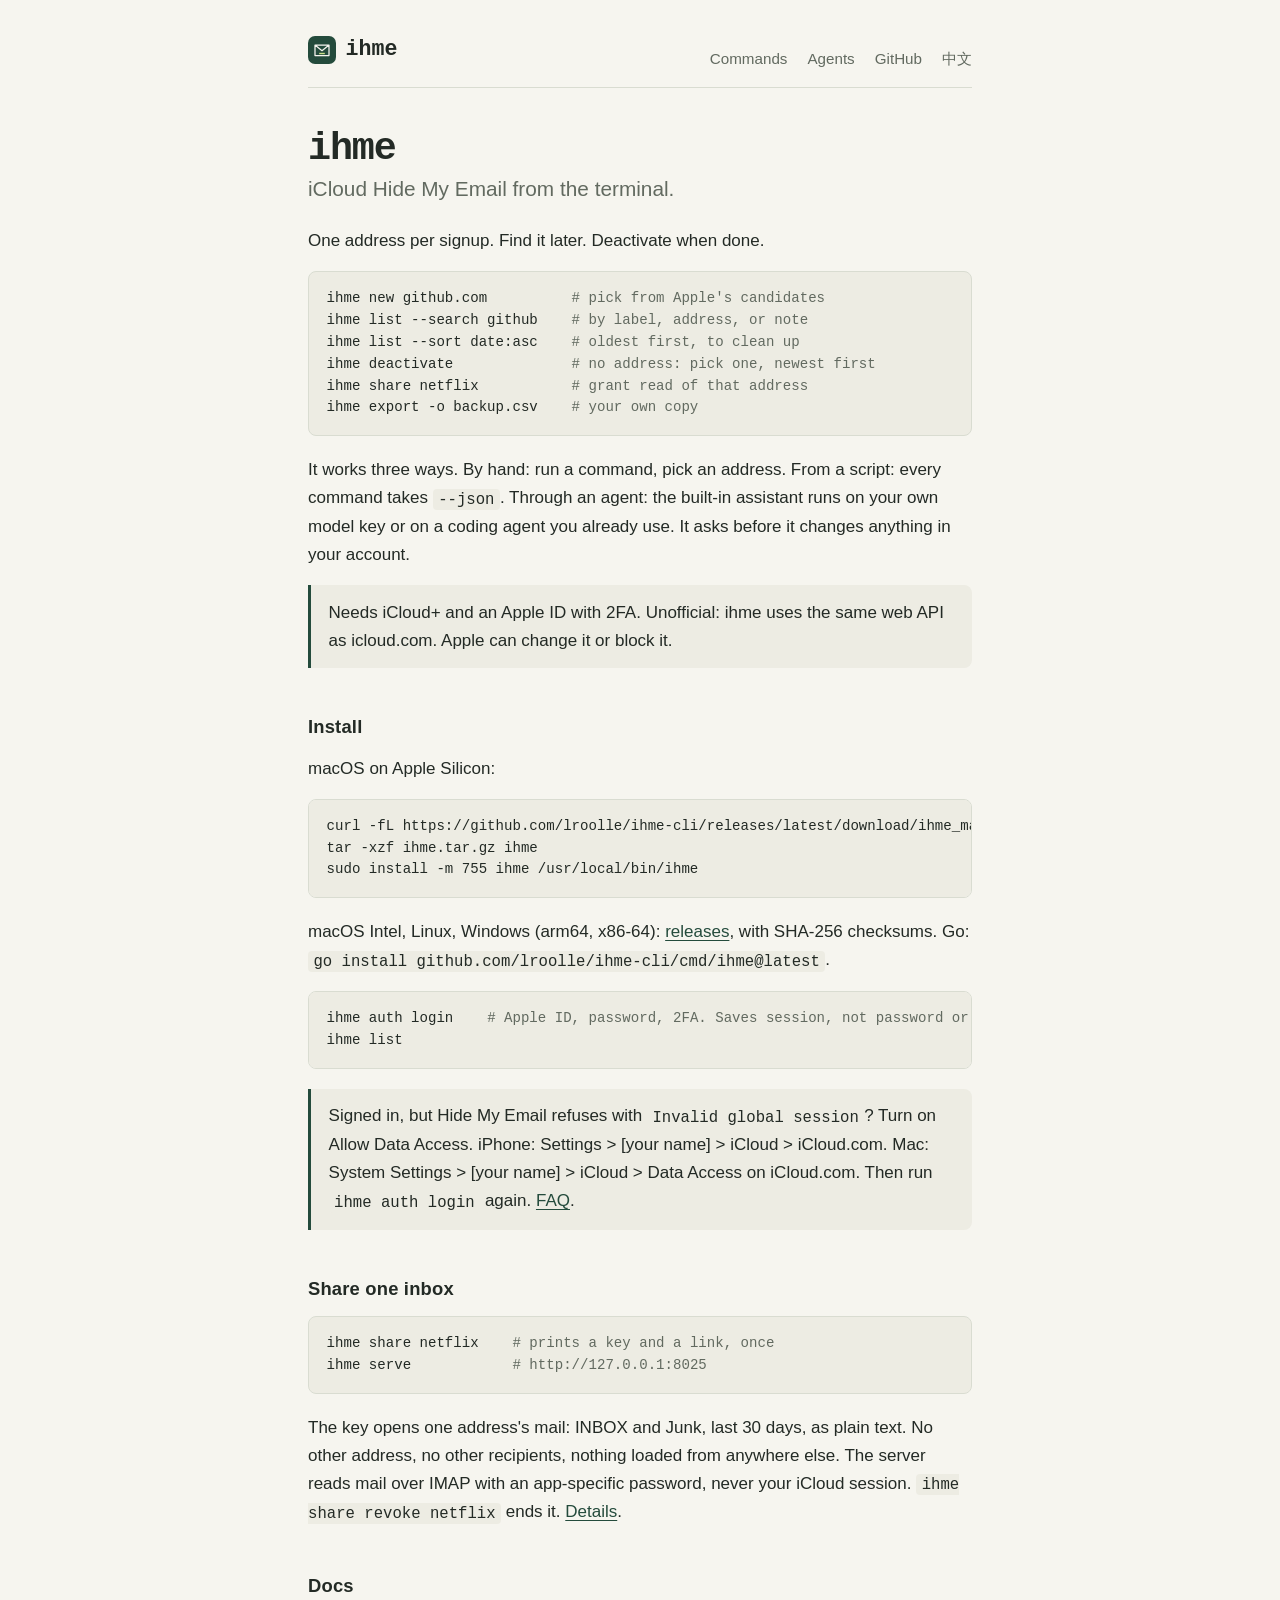
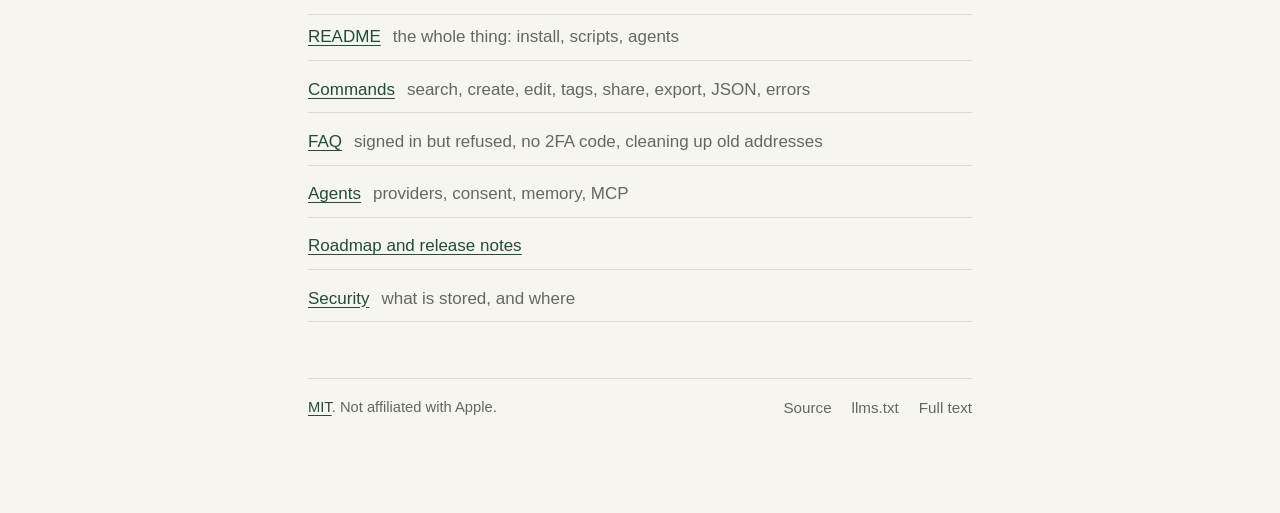
<file: site/index.html>
<!doctype html>
<html lang="en">
  <head>
    <meta charset="utf-8" />
    <meta name="viewport" content="width=device-width, initial-scale=1" />
    <meta
      name="description"
      content="iCloud Hide My Email from the terminal. Create, find, deactivate, share, and export addresses. A Go command-line tool for people, scripts, and agents. MIT licensed."
    />
    <meta name="theme-color" content="#f6f5ef" />
    <meta property="og:title" content="ihme: iCloud Hide My Email from the terminal" />
    <meta
      property="og:description"
      content="One address per signup. Find it later. Deactivate when done."
    />
    <meta property="og:type" content="website" />
    <meta property="og:url" content="https://lroolle.github.io/ihme-cli/" />
    <link rel="canonical" href="https://lroolle.github.io/ihme-cli/" />
    <link rel="alternate" hreflang="en" href="https://lroolle.github.io/ihme-cli/" />
    <link rel="alternate" hreflang="zh-Hans" href="https://lroolle.github.io/ihme-cli/zh.html" />
    <link rel="icon" href="icon.svg" type="image/svg+xml" />
    <link rel="stylesheet" href="style.css" />
    <link rel="alternate" type="text/plain" href="llms.txt" title="Documentation index for agents" />
    <title>ihme: iCloud Hide My Email from the terminal</title>
  </head>
  <body>
    <div class="page">
      <header>
        <a class="brand" href="index.html"><img src="icon.svg" alt="" />ihme</a>
        <nav aria-label="Main navigation">
          <a href="https://github.com/lroolle/ihme-cli/blob/main/docs/usage.md">Commands</a>
          <a href="https://github.com/lroolle/ihme-cli/blob/main/docs/agents.md">Agents</a>
          <a href="https://github.com/lroolle/ihme-cli">GitHub</a>
          <a href="zh.html" lang="zh-Hans" hreflang="zh-Hans">中文</a>
        </nav>
      </header>
      <main>
        <h1>ihme</h1>
        <p class="lede">iCloud Hide My Email from the terminal.</p>
        <p>One address per signup. Find it later. Deactivate when done.</p>
        <pre><code>ihme new github.com          <span class="c"># pick from Apple's candidates</span>
ihme list --search github    <span class="c"># by label, address, or note</span>
ihme list --sort date:asc    <span class="c"># oldest first, to clean up</span>
ihme deactivate              <span class="c"># no address: pick one, newest first</span>
ihme share netflix           <span class="c"># grant read of that address</span>
ihme export -o backup.csv    <span class="c"># your own copy</span></code></pre>
        <p>It works three ways. By hand: run a command, pick an address. From a script: every command takes <code>--json</code>. Through an agent: the built-in assistant runs on your own model key or on a coding agent you already use. It asks before it changes anything in your account.</p>
        <p class="note">Needs iCloud+ and an Apple ID with 2FA. Unofficial: ihme uses the same web API as icloud.com. Apple can change it or block it.</p>

        <h2 id="install">Install</h2>
        <p>macOS on Apple Silicon:</p>
        <pre><code>curl -fL https://github.com/lroolle/ihme-cli/releases/latest/download/ihme_macOS_arm64.tar.gz -o ihme.tar.gz
tar -xzf ihme.tar.gz ihme
sudo install -m 755 ihme /usr/local/bin/ihme</code></pre>
        <p>macOS Intel, Linux, Windows (arm64, x86-64): <a href="https://github.com/lroolle/ihme-cli/releases/latest">releases</a>, with SHA-256 checksums. Go: <code>go install github.com/lroolle/ihme-cli/cmd/ihme@latest</code>.</p>
        <pre><code>ihme auth login    <span class="c"># Apple ID, password, 2FA. Saves session, not password or code.</span>
ihme list</code></pre>
        <p class="note">Signed in, but Hide My Email refuses with <code>Invalid global session</code>? Turn on Allow Data Access. iPhone: Settings &gt; [your name] &gt; iCloud &gt; iCloud.com. Mac: System Settings &gt; [your name] &gt; iCloud &gt; Data Access on iCloud.com. Then run <code>ihme auth login</code> again. <a href="https://github.com/lroolle/ihme-cli/blob/main/docs/faq.md#signed-in-but-hide-my-email-refuses-the-session">FAQ</a>.</p>

        <h2 id="share">Share one inbox</h2>
        <pre><code>ihme share netflix    <span class="c"># prints a key and a link, once</span>
ihme serve            <span class="c"># http://127.0.0.1:8025</span></code></pre>
        <p>The key opens one address's mail: INBOX and Junk, last 30 days, as plain text. No other address, no other recipients, nothing loaded from anywhere else. The server reads mail over IMAP with an app-specific password, never your iCloud session. <code>ihme share revoke netflix</code> ends it. <a href="https://github.com/lroolle/ihme-cli/blob/main/docs/usage.md#share-an-inbox">Details</a>.</p>

        <h2 id="docs">Docs</h2>
        <ul class="docs">
          <li><a href="README.md">README</a><span>the whole thing: install, scripts, agents</span></li>
          <li><a href="https://github.com/lroolle/ihme-cli/blob/main/docs/usage.md">Commands</a><span>search, create, edit, tags, share, export, JSON, errors</span></li>
          <li><a href="https://github.com/lroolle/ihme-cli/blob/main/docs/faq.md">FAQ</a><span>signed in but refused, no 2FA code, cleaning up old addresses</span></li>
          <li><a href="https://github.com/lroolle/ihme-cli/blob/main/docs/agents.md">Agents</a><span>providers, consent, memory, MCP</span></li>
          <li><a href="https://github.com/lroolle/ihme-cli/blob/main/ROADMAP.md">Roadmap and release notes</a><span></span></li>
          <li><a href="https://github.com/lroolle/ihme-cli/blob/main/SECURITY.md">Security</a><span>what is stored, and where</span></li>
        </ul>
      </main>
      <footer>
        <p><a href="LICENSE">MIT</a>. Not affiliated with Apple.</p>
        <nav aria-label="Footer navigation">
          <a href="https://github.com/lroolle/ihme-cli">Source</a>
          <a href="llms.txt">llms.txt</a>
          <a href="llms-full.txt">Full text</a>
        </nav>
      </footer>
    </div>
  </body>
</html>
</file>
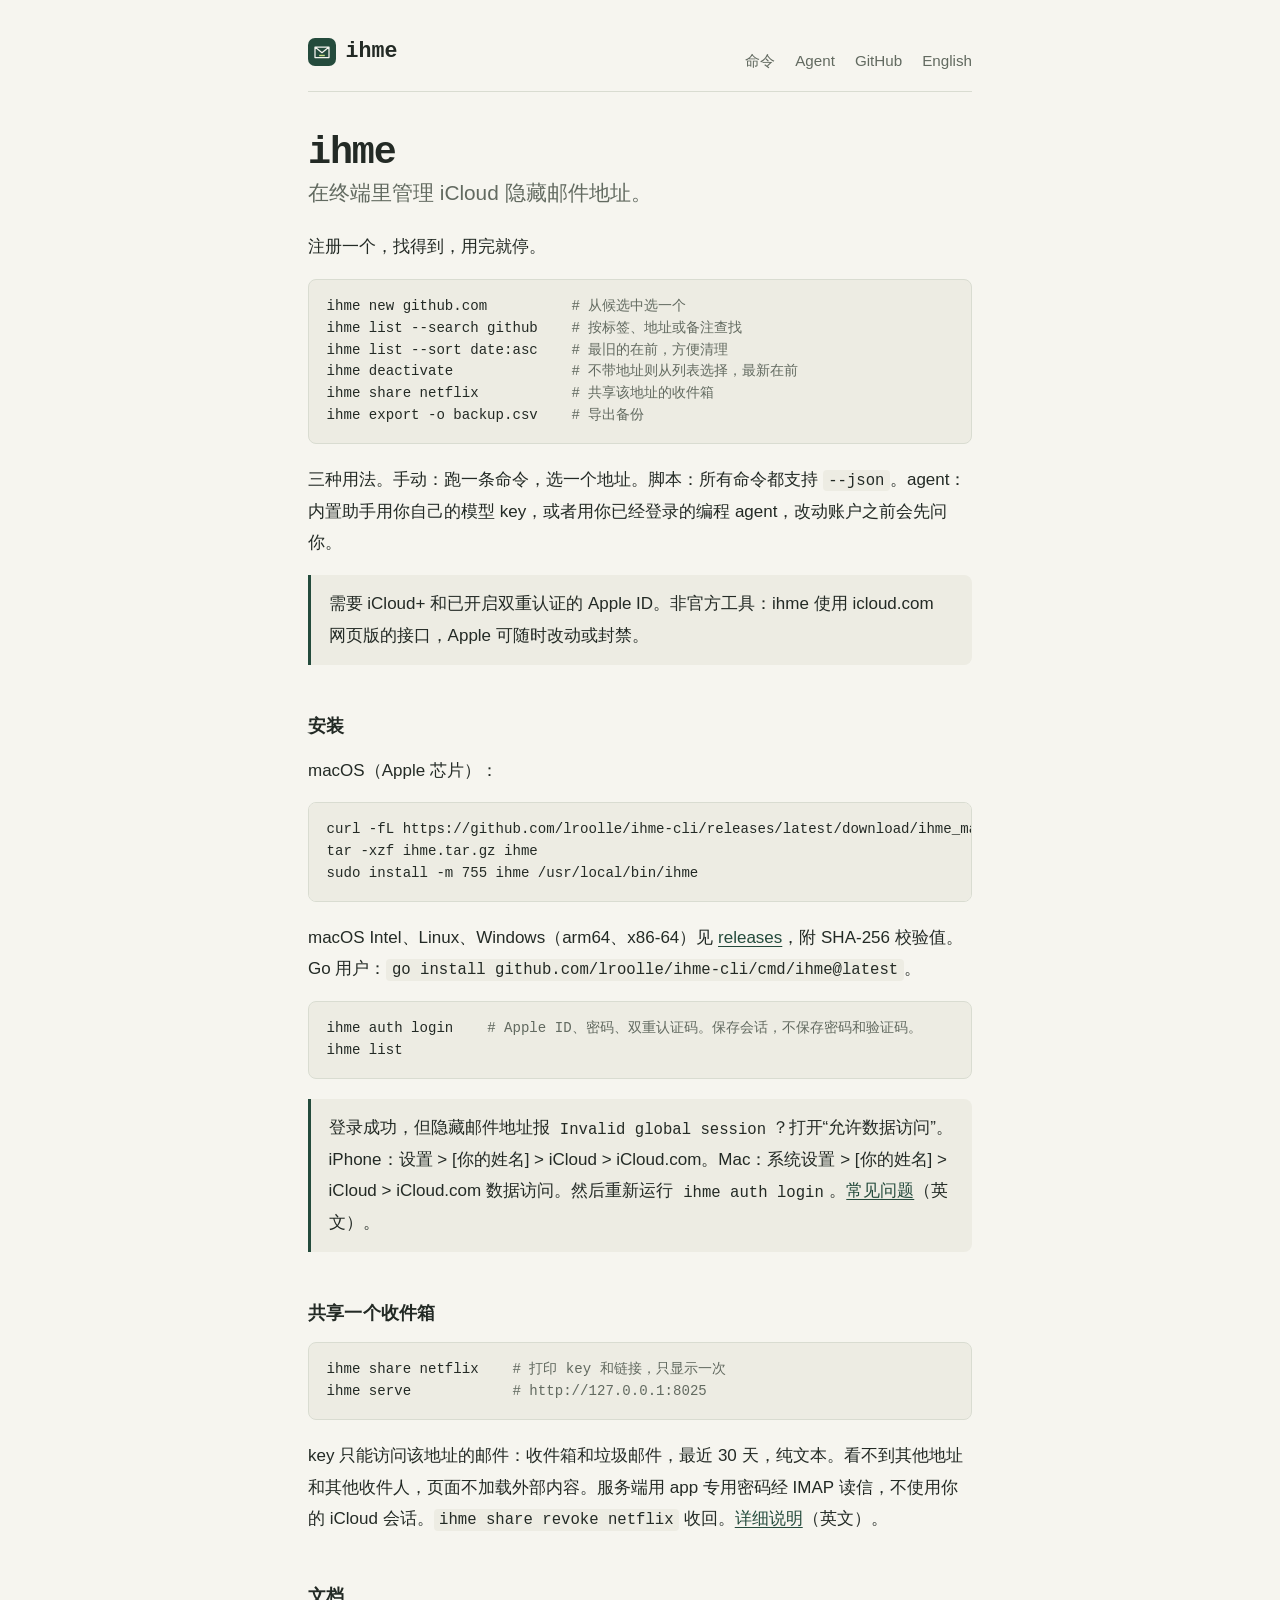
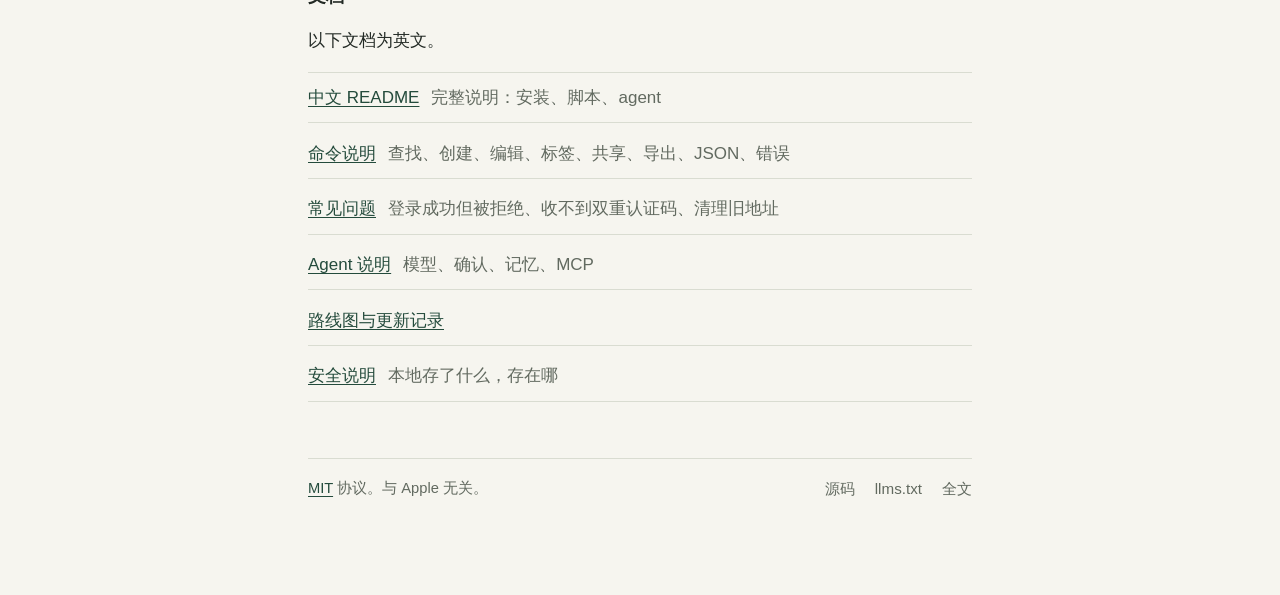
<file: site/zh.html>
<!doctype html>
<html lang="zh-Hans">
  <head>
    <meta charset="utf-8" />
    <meta name="viewport" content="width=device-width, initial-scale=1" />
    <meta
      name="description"
      content="在终端里管理 iCloud 隐藏邮件地址。生成、查找、停用、共享、导出。给人、脚本和 agent 用的 Go 命令行工具，MIT 协议。"
    />
    <meta name="theme-color" content="#f6f5ef" />
    <meta property="og:title" content="ihme：在终端里管理 iCloud 隐藏邮件地址" />
    <meta
      property="og:description"
      content="注册一个，找得到，用完就停。"
    />
    <meta property="og:type" content="website" />
    <meta property="og:url" content="https://lroolle.github.io/ihme-cli/zh.html" />
    <link rel="canonical" href="https://lroolle.github.io/ihme-cli/zh.html" />
    <link rel="alternate" hreflang="en" href="https://lroolle.github.io/ihme-cli/" />
    <link rel="alternate" hreflang="zh-Hans" href="https://lroolle.github.io/ihme-cli/zh.html" />
    <link rel="icon" href="icon.svg" type="image/svg+xml" />
    <link rel="stylesheet" href="style.css" />
    <link rel="alternate" type="text/plain" href="llms.txt" title="给 agent 的文档索引" />
    <title>ihme：在终端里管理 iCloud 隐藏邮件地址</title>
  </head>
  <body>
    <div class="page">
      <header>
        <a class="brand" href="zh.html"><img src="icon.svg" alt="" />ihme</a>
        <nav aria-label="主导航">
          <a href="https://github.com/lroolle/ihme-cli/blob/main/docs/usage.md">命令</a>
          <a href="https://github.com/lroolle/ihme-cli/blob/main/docs/agents.md">Agent</a>
          <a href="https://github.com/lroolle/ihme-cli">GitHub</a>
          <a href="index.html" lang="en" hreflang="en">English</a>
        </nav>
      </header>
      <main>
        <h1>ihme</h1>
        <p class="lede">在终端里管理 iCloud 隐藏邮件地址。</p>
        <p>注册一个，找得到，用完就停。</p>
        <pre><code>ihme new github.com          <span class="c"># 从候选中选一个</span>
ihme list --search github    <span class="c"># 按标签、地址或备注查找</span>
ihme list --sort date:asc    <span class="c"># 最旧的在前，方便清理</span>
ihme deactivate              <span class="c"># 不带地址则从列表选择，最新在前</span>
ihme share netflix           <span class="c"># 共享该地址的收件箱</span>
ihme export -o backup.csv    <span class="c"># 导出备份</span></code></pre>
        <p>三种用法。手动：跑一条命令，选一个地址。脚本：所有命令都支持 <code>--json</code>。agent：内置助手用你自己的模型 key，或者用你已经登录的编程 agent，改动账户之前会先问你。</p>
        <p class="note">需要 iCloud+ 和已开启双重认证的 Apple ID。非官方工具：ihme 使用 icloud.com 网页版的接口，Apple 可随时改动或封禁。</p>

        <h2 id="install">安装</h2>
        <p>macOS（Apple 芯片）：</p>
        <pre><code>curl -fL https://github.com/lroolle/ihme-cli/releases/latest/download/ihme_macOS_arm64.tar.gz -o ihme.tar.gz
tar -xzf ihme.tar.gz ihme
sudo install -m 755 ihme /usr/local/bin/ihme</code></pre>
        <p>macOS Intel、Linux、Windows（arm64、x86-64）见 <a href="https://github.com/lroolle/ihme-cli/releases/latest">releases</a>，附 SHA-256 校验值。Go 用户：<code>go install github.com/lroolle/ihme-cli/cmd/ihme@latest</code>。</p>
        <pre><code>ihme auth login    <span class="c"># Apple ID、密码、双重认证码。保存会话，不保存密码和验证码。</span>
ihme list</code></pre>
        <p class="note">登录成功，但隐藏邮件地址报 <code>Invalid global session</code>？打开“允许数据访问”。iPhone：设置 &gt; [你的姓名] &gt; iCloud &gt; iCloud.com。Mac：系统设置 &gt; [你的姓名] &gt; iCloud &gt; iCloud.com 数据访问。然后重新运行 <code>ihme auth login</code>。<a href="https://github.com/lroolle/ihme-cli/blob/main/docs/faq.md#signed-in-but-hide-my-email-refuses-the-session">常见问题</a>（英文）。</p>

        <h2 id="share">共享一个收件箱</h2>
        <pre><code>ihme share netflix    <span class="c"># 打印 key 和链接，只显示一次</span>
ihme serve            <span class="c"># http://127.0.0.1:8025</span></code></pre>
        <p>key 只能访问该地址的邮件：收件箱和垃圾邮件，最近 30 天，纯文本。看不到其他地址和其他收件人，页面不加载外部内容。服务端用 app 专用密码经 IMAP 读信，不使用你的 iCloud 会话。<code>ihme share revoke netflix</code> 收回。<a href="https://github.com/lroolle/ihme-cli/blob/main/docs/usage.md#share-an-inbox">详细说明</a>（英文）。</p>

        <h2 id="docs">文档</h2>
        <p>以下文档为英文。</p>
        <ul class="docs">
          <li><a href="README.zh.md">中文 README</a><span>完整说明：安装、脚本、agent</span></li>
          <li><a href="https://github.com/lroolle/ihme-cli/blob/main/docs/usage.md">命令说明</a><span>查找、创建、编辑、标签、共享、导出、JSON、错误</span></li>
          <li><a href="https://github.com/lroolle/ihme-cli/blob/main/docs/faq.md">常见问题</a><span>登录成功但被拒绝、收不到双重认证码、清理旧地址</span></li>
          <li><a href="https://github.com/lroolle/ihme-cli/blob/main/docs/agents.md">Agent 说明</a><span>模型、确认、记忆、MCP</span></li>
          <li><a href="https://github.com/lroolle/ihme-cli/blob/main/ROADMAP.md">路线图与更新记录</a><span></span></li>
          <li><a href="https://github.com/lroolle/ihme-cli/blob/main/SECURITY.md">安全说明</a><span>本地存了什么，存在哪</span></li>
        </ul>
      </main>
      <footer>
        <p><a href="LICENSE">MIT</a> 协议。与 Apple 无关。</p>
        <nav aria-label="页脚导航">
          <a href="https://github.com/lroolle/ihme-cli">源码</a>
          <a href="llms.txt">llms.txt</a>
          <a href="llms-full.txt">全文</a>
        </nav>
      </footer>
    </div>
  </body>
</html>
</file>
<file: site/style.css>
:root {
  --paper: #f6f5ef;
  --ink: #232a25;
  --muted: #626a60;
  --green: #244b3c;
  --line: #d9dcd1;
  --well: #edece3;
  --mono: ui-monospace, SFMono-Regular, Menlo, Consolas, "Liberation Mono", monospace;
  --sans: -apple-system, BlinkMacSystemFont, Inter, "Segoe UI", Helvetica, Arial, sans-serif;
  --leading: 1.65;
}
:root[lang="zh-Hans"] {
  --sans: "PingFang SC", "Hiragino Sans GB", "Noto Sans CJK SC", "Source Han Sans SC", "Microsoft YaHei", sans-serif;
  --leading: 1.85;
}
* {
  box-sizing: border-box;
}
html {
  scroll-padding-top: 1rem;
}
body {
  margin: 0;
  background: var(--paper);
  color: var(--ink);
  font: 17px/var(--leading) var(--sans);
  -webkit-font-smoothing: antialiased;
}
a {
  color: var(--green);
  text-underline-offset: 3px;
}
a:hover {
  text-decoration-thickness: 2px;
}
:focus-visible {
  outline: 3px solid #6e8741;
  outline-offset: 3px;
}
::selection {
  background: #d6e6bc;
}
.page {
  max-width: 44rem;
  margin: 0 auto;
  padding: 2rem 1.25rem 4rem;
}
header {
  display: flex;
  flex-wrap: wrap;
  align-items: baseline;
  justify-content: space-between;
  gap: 0.5rem 1.5rem;
  padding-bottom: 1rem;
  border-bottom: 1px solid var(--line);
}
.brand {
  display: inline-flex;
  align-items: center;
  gap: 0.6rem;
  color: var(--ink);
  text-decoration: none;
  font-family: var(--mono);
  font-size: 1.35rem;
  font-weight: 700;
}
.brand img {
  width: 28px;
  height: 28px;
}
nav {
  display: flex;
  flex-wrap: wrap;
  gap: 1.25rem;
  font-size: 0.95rem;
}
nav a {
  color: var(--muted);
  text-decoration: none;
}
nav a:hover,
nav a[aria-current] {
  color: var(--green);
  text-decoration: underline;
}
h1 {
  margin: 2.5rem 0 0.25rem;
  font-family: var(--mono);
  font-size: 2.4rem;
  line-height: 1.1;
  letter-spacing: -0.03em;
}
.lede {
  margin: 0 0 1.5rem;
  font-size: 1.3rem;
  line-height: 1.4;
  color: var(--muted);
}
h2 {
  margin: 2.75rem 0 0.75rem;
  font-size: 1.15rem;
  font-weight: 700;
  letter-spacing: 0.01em;
}
p,
ul {
  margin: 0 0 1rem;
}
ul {
  padding-left: 1.25rem;
}
li {
  margin-bottom: 0.35rem;
}
code {
  font-family: var(--mono);
  font-size: 0.92em;
}
p code,
li code {
  background: var(--well);
  padding: 0.1em 0.35em;
  border-radius: 4px;
}
pre {
  margin: 0 0 1.25rem;
  padding: 1rem 1.1rem;
  background: var(--well);
  border: 1px solid var(--line);
  border-radius: 8px;
  overflow-x: auto;
  font-size: 0.88rem;
  line-height: 1.55;
}
pre code {
  font-size: inherit;
}
pre .c {
  color: var(--muted);
}
.note {
  padding: 0.85rem 1.1rem;
  border-left: 3px solid var(--green);
  background: var(--well);
  border-radius: 0 8px 8px 0;
}
.docs {
  list-style: none;
  padding: 0;
}
.docs li {
  display: flex;
  flex-wrap: wrap;
  gap: 0 0.75rem;
  padding: 0.55rem 0;
  border-bottom: 1px solid var(--line);
}
.docs li:first-child {
  border-top: 1px solid var(--line);
}
.docs span {
  color: var(--muted);
}
footer {
  margin-top: 3.5rem;
  padding-top: 1rem;
  border-top: 1px solid var(--line);
  display: flex;
  flex-wrap: wrap;
  justify-content: space-between;
  gap: 0.5rem 1.5rem;
  color: var(--muted);
  font-size: 0.92rem;
}
footer nav a {
  font-size: inherit;
}
@media (max-width: 520px) {
  body {
    font-size: 16px;
  }
  h1 {
    font-size: 2rem;
  }
  .lede {
    font-size: 1.15rem;
  }
  pre {
    font-size: 0.82rem;
  }
}
</file>
